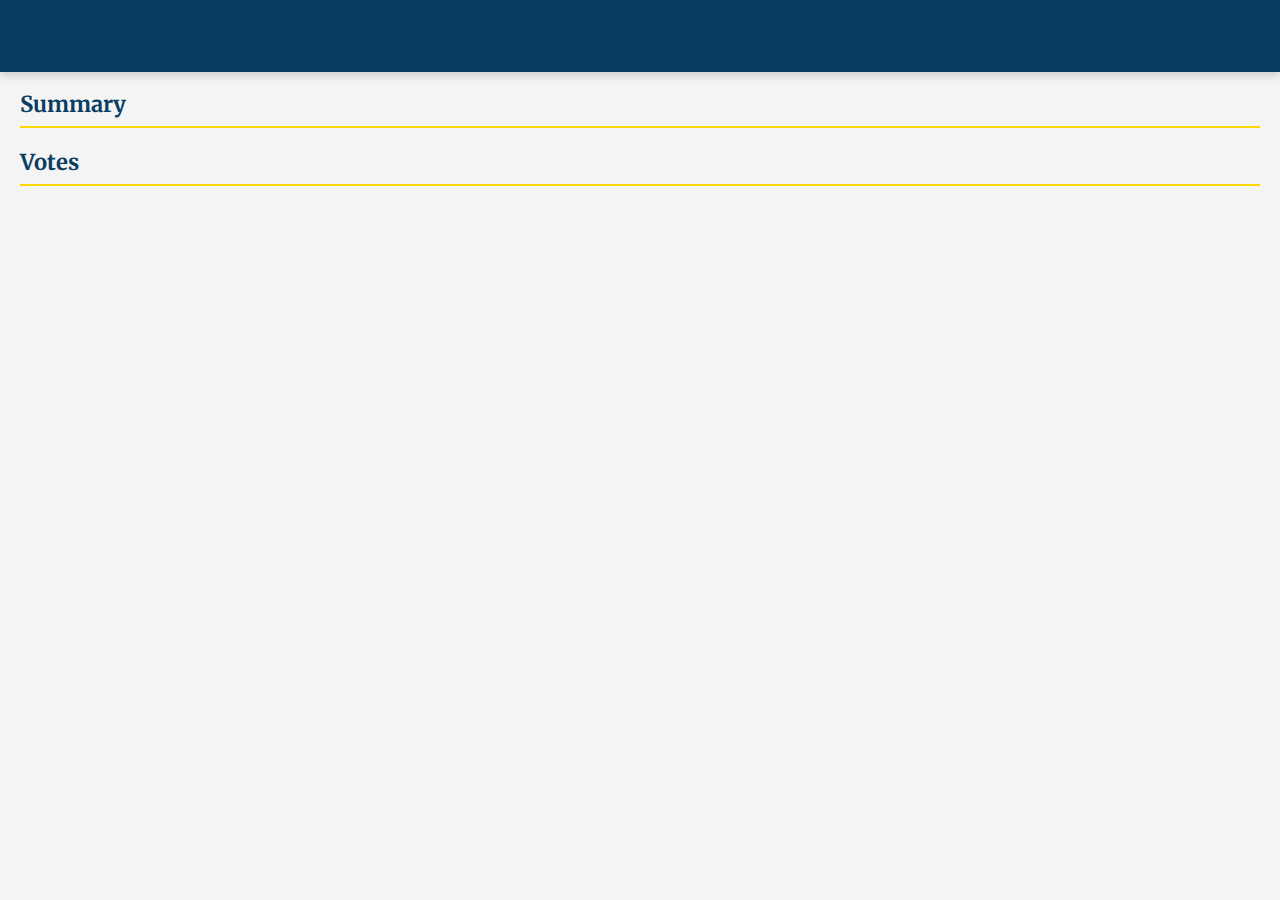
<file: bill.html>
<!DOCTYPE html>
<html lang="en">
<head>
    <meta charset="UTF-8">
    <meta name="viewport" content="width=device-width, initial-scale=1.0">
    <title>Bill Details</title>
    <link rel="stylesheet" href="css/styles.css">
</head>
<body>
    <header>
        <h1 id="bill-title"></h1>
        <p id="bill-sponsor"></p>
    </header>

    <main>
        <h2>Summary</h2>
        <p id="bill-summary"></p>
        <h2>Votes</h2>
        <ul id="bill-votes"></ul>
    </main>

    <script src="js/script.js"></script>
</body>
</html>
</file>
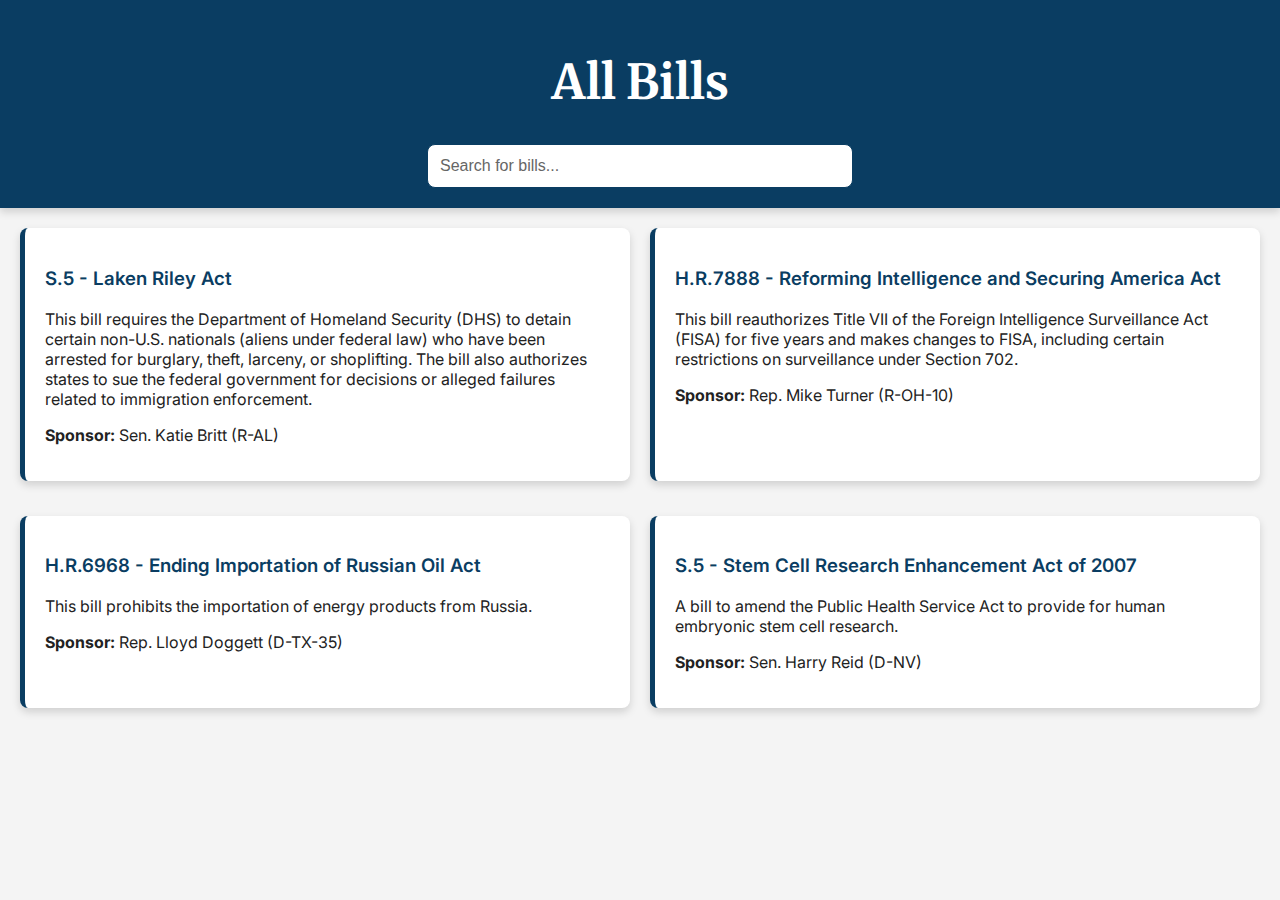
<file: bills.html>
<!DOCTYPE html>
<html lang="en">
<head>
    <meta charset="UTF-8">
    <meta name="viewport" content="width=device-width, initial-scale=1.0">
    <title>All Bills</title>
    <link rel="stylesheet" href="css/styles.css">
</head>
<body>
    <header>
        <h1>All Bills</h1>
        <input type="text" id="search-bills" placeholder="Search for bills...">
    </header>

    <main>
        <div id="bills-list"></div>
    </main>

    <script src="js/script.js"></script>
    <script>
        document.addEventListener("DOMContentLoaded", () => {
            fetch("data/bills.json")
                .then(response => response.json())
                .then(bills => {
                    const billsList = document.getElementById("bills-list");
                    billsList.innerHTML = bills.map(bill => `
                        <div class="card">
                            <h3><a href="bill.html?id=${bill.id}">${bill.title}</a></h3>
                            <p>${bill.summary}</p>
                            <p><strong>Sponsor:</strong> ${bill.sponsor}</p>
                        </div>
                    `).join("");
                });

            document.getElementById("search-bills").addEventListener("input", (e) => {
                const searchText = e.target.value.toLowerCase();
                const billCards = document.querySelectorAll("#bills-list .card");
                billCards.forEach(card => {
                    const title = card.innerText.toLowerCase();
                    card.style.display = title.includes(searchText) ? "block" : "none";
                });
            });
        });
    </script>
</body>
</html>
</file>
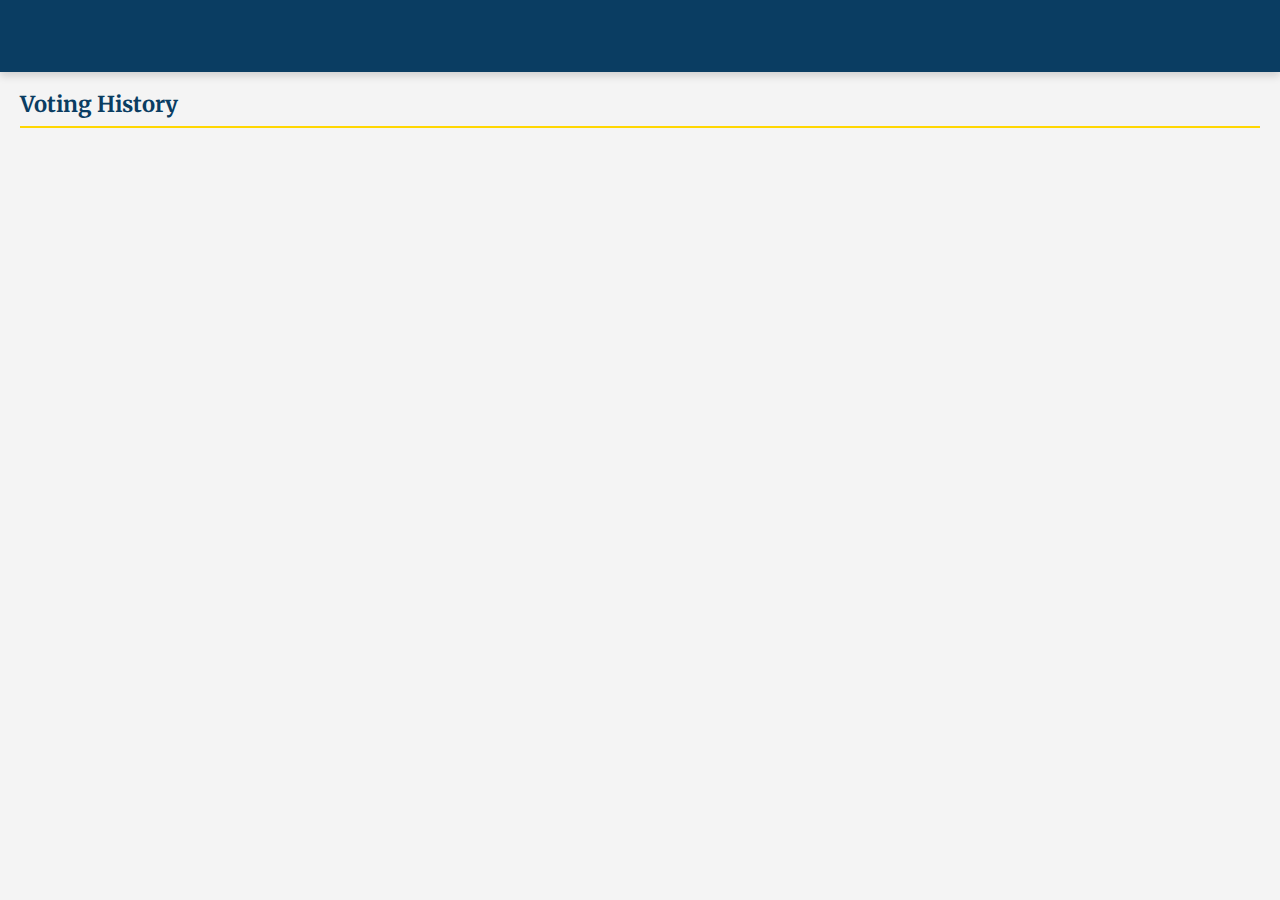
<file: member.html>
<!DOCTYPE html>
<html lang="en">
<head>
    <meta charset="UTF-8">
    <meta name="viewport" content="width=device-width, initial-scale=1.0">
    <title>Member Details</title>
    <link rel="stylesheet" href="css/styles.css">
</head>
<body>
    <header>
        <h1 id="member-name"></h1>
        <p id="member-info"></p>
        <p id="member-term"></p>
    </header>

    <main>
        <h2>Voting History</h2>
        <ul id="member-votes"></ul>
    </main>

    <script src="js/script.js"></script>
</body>
</html>
</file>
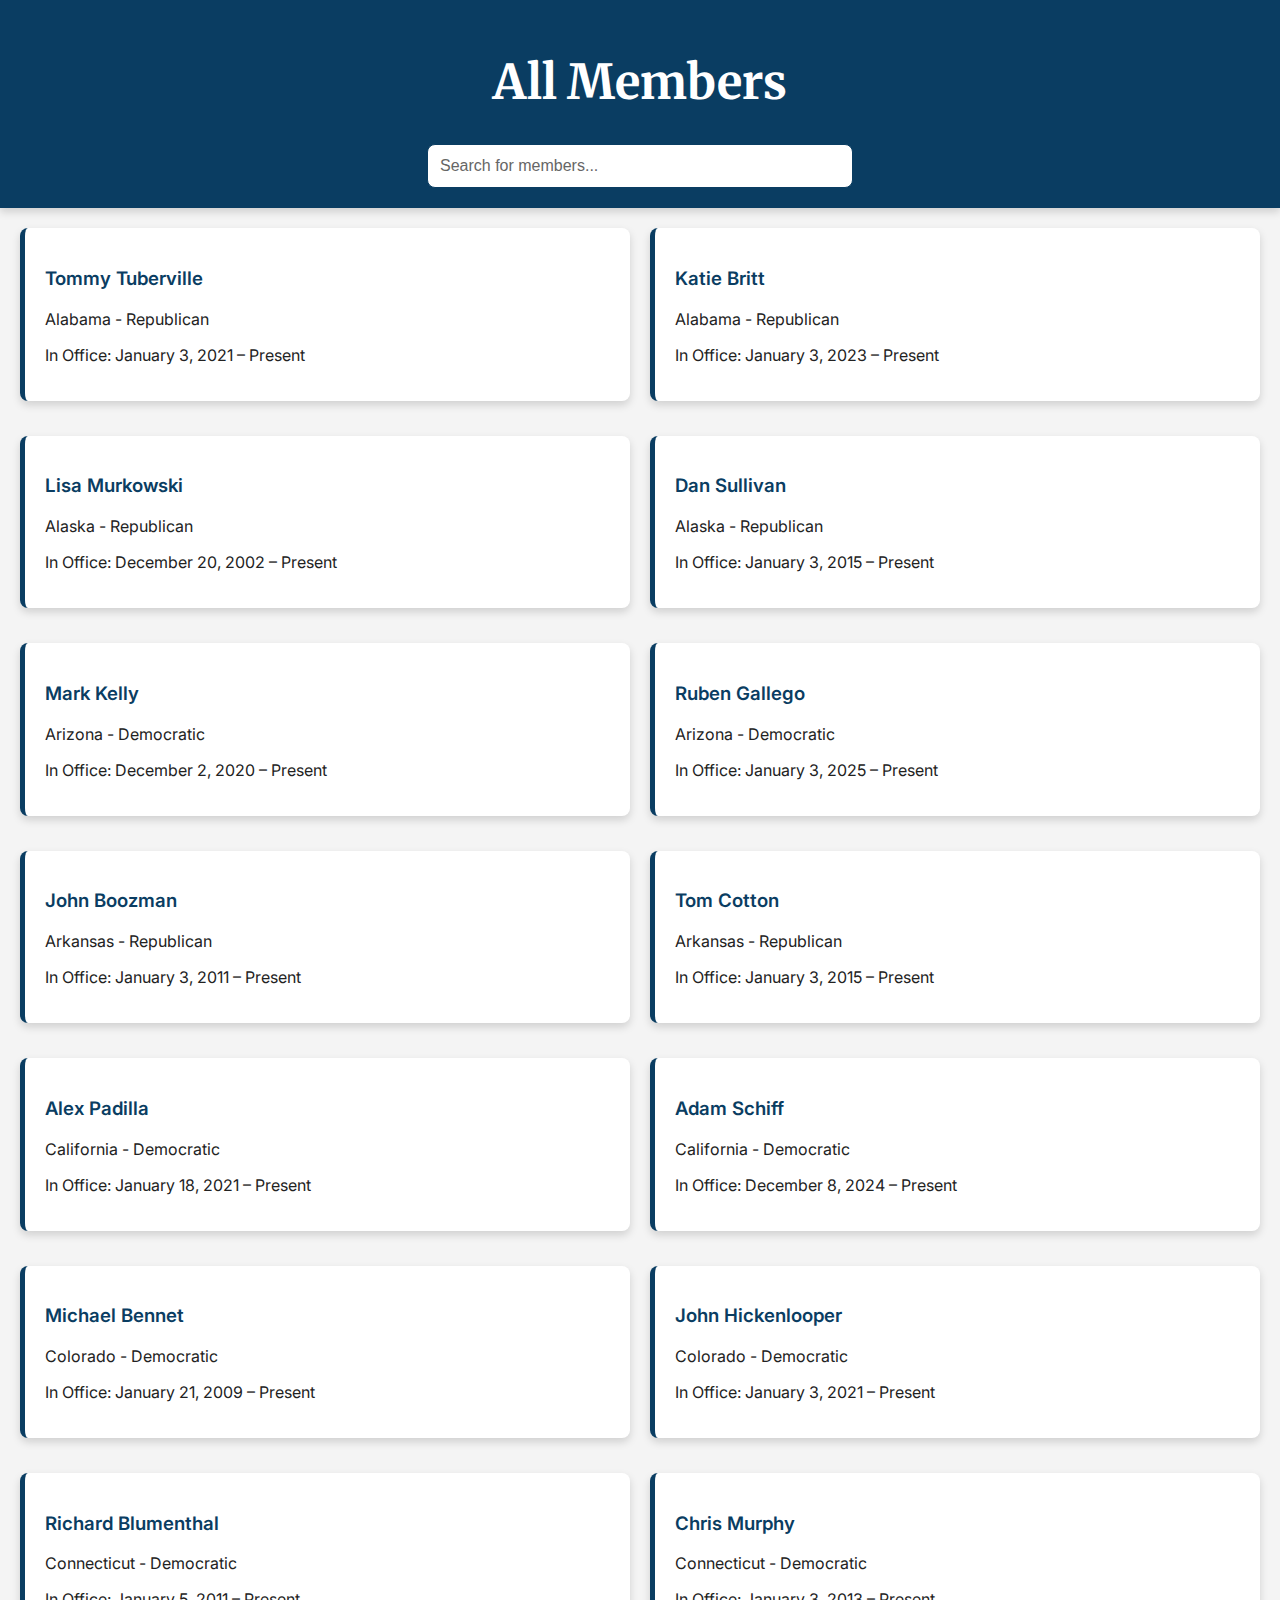
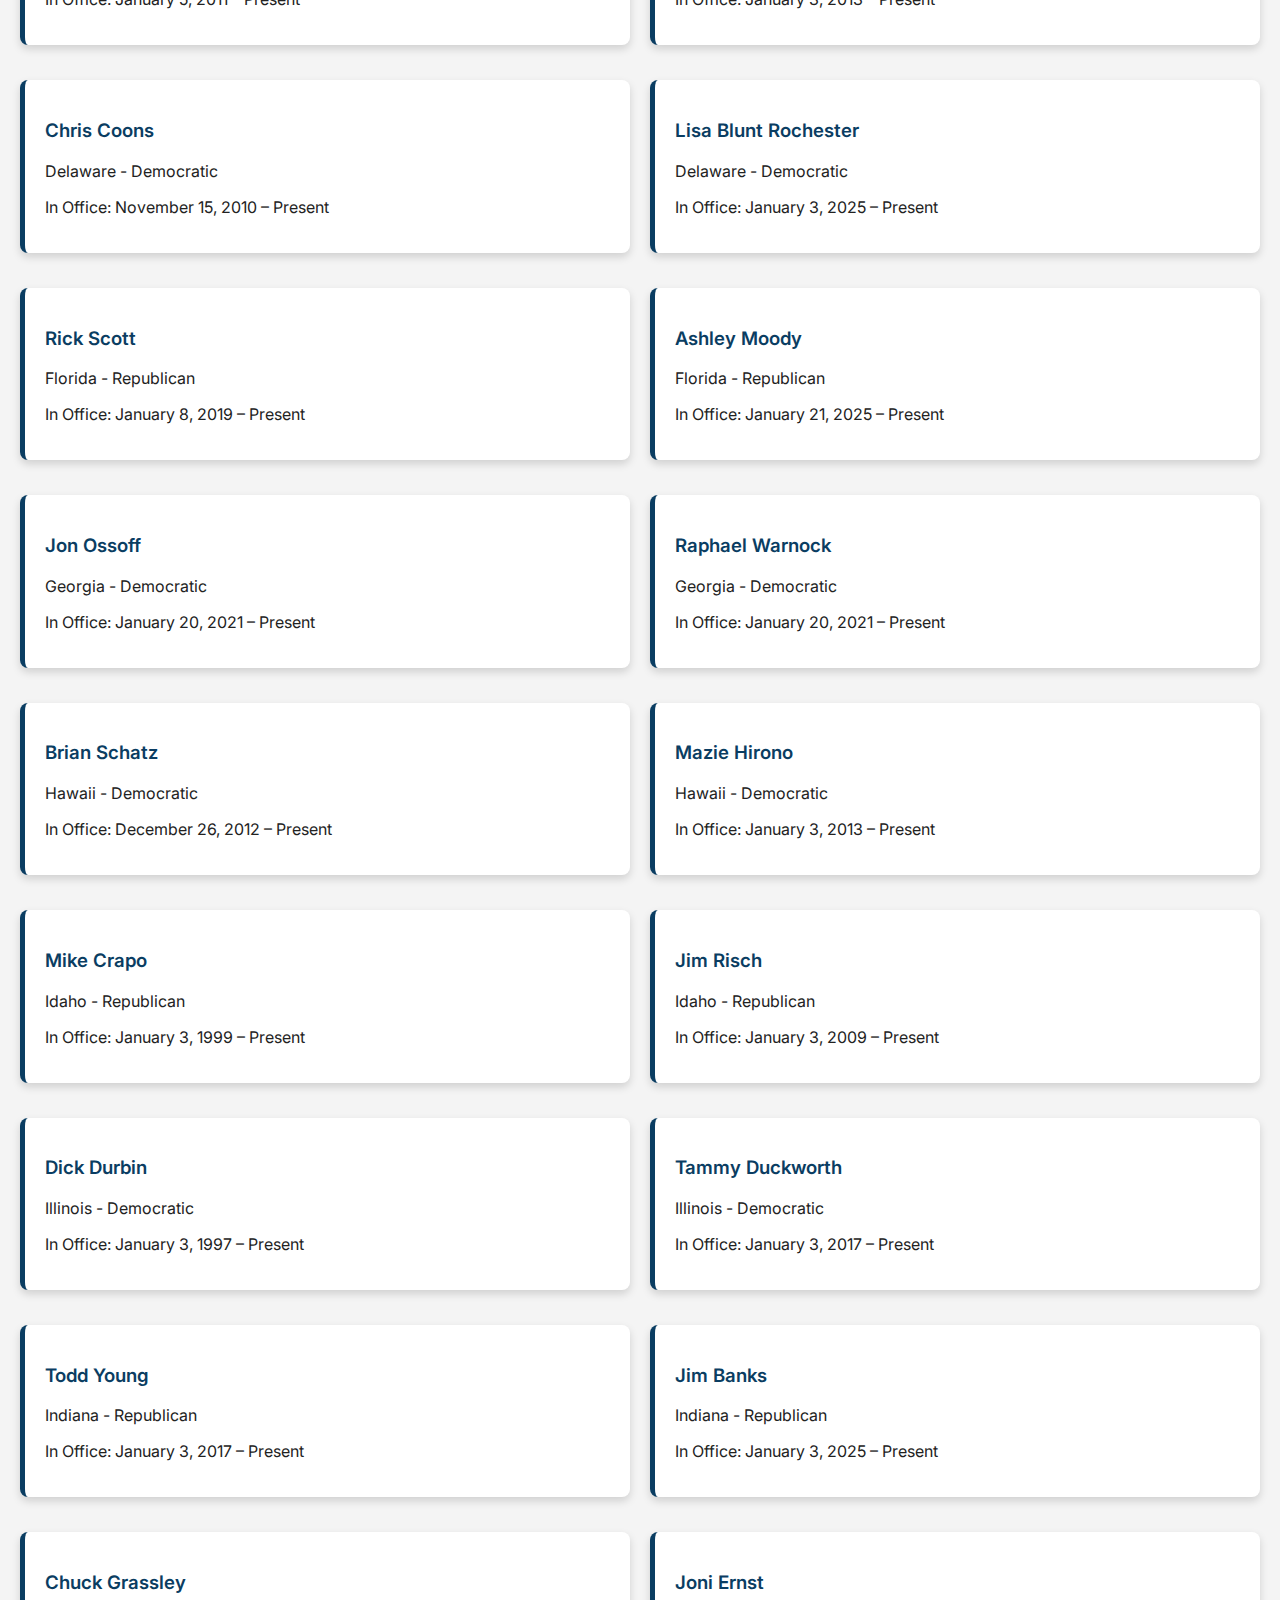
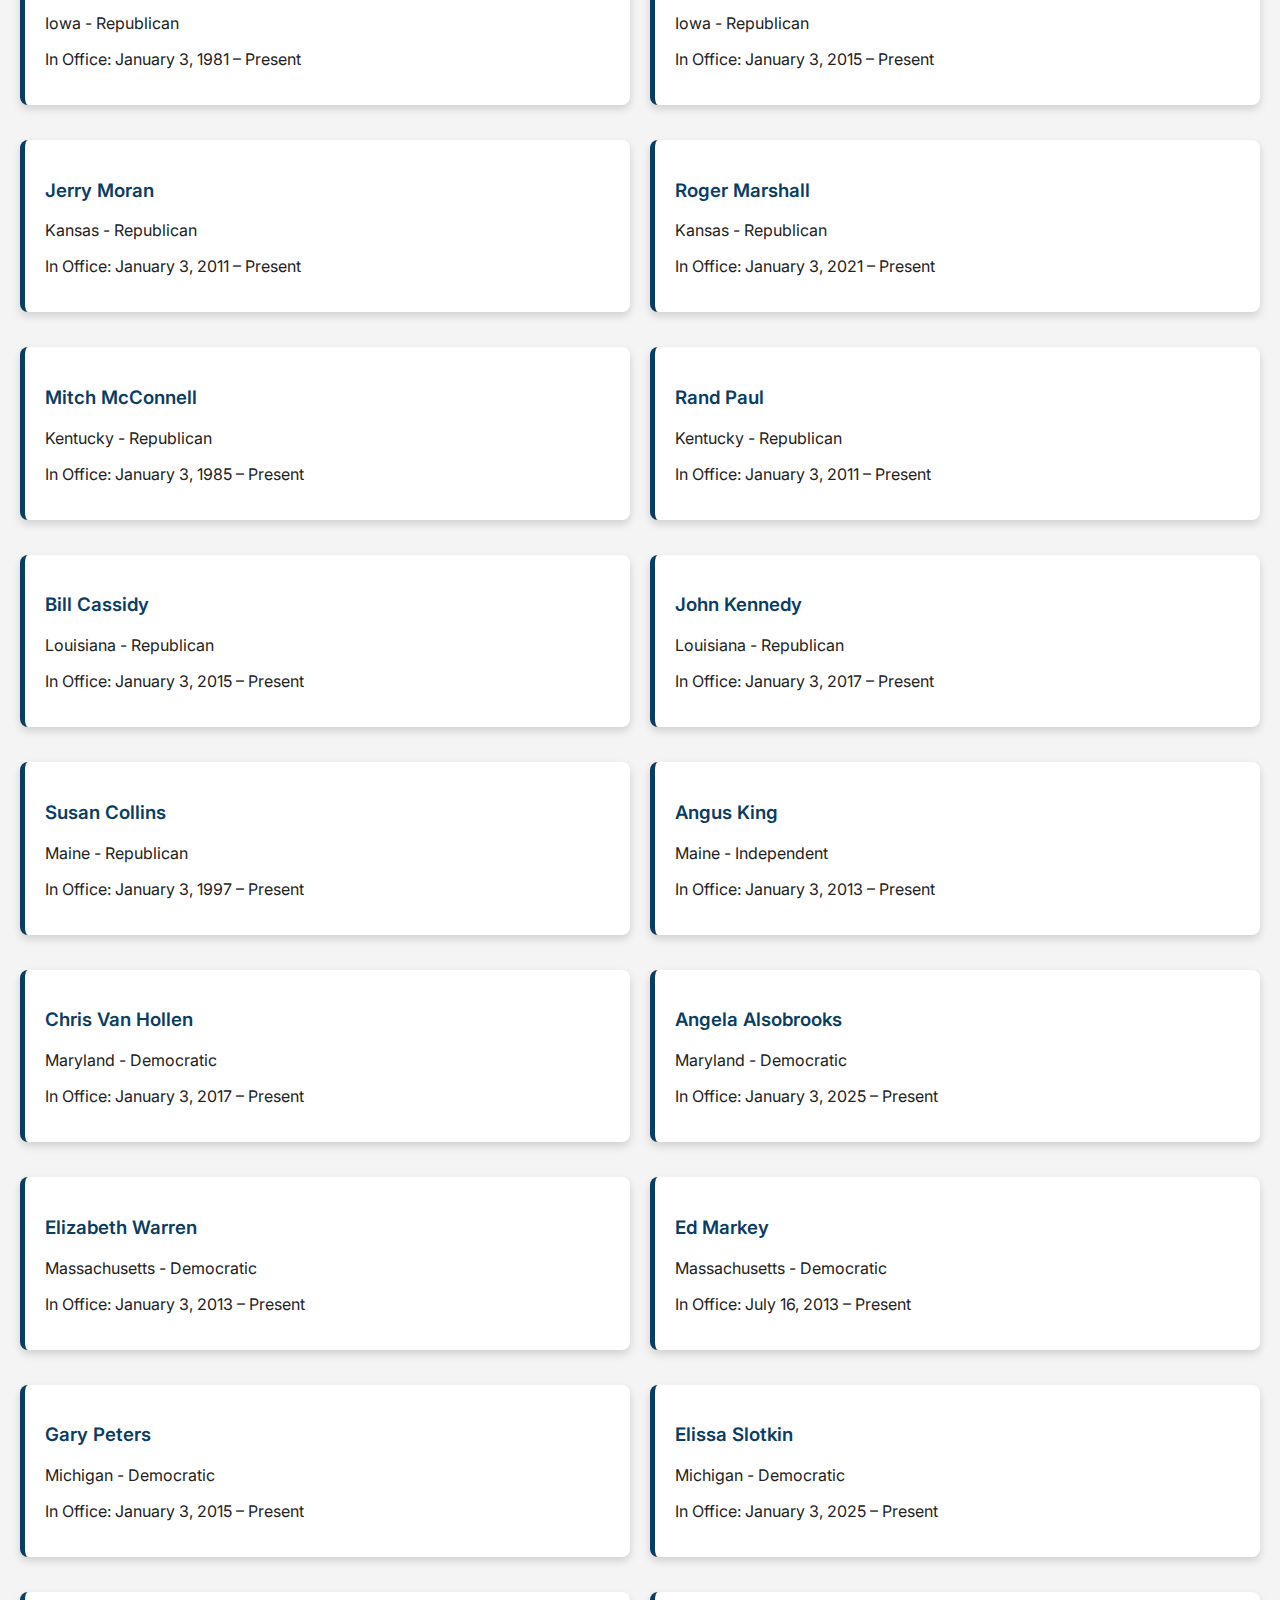
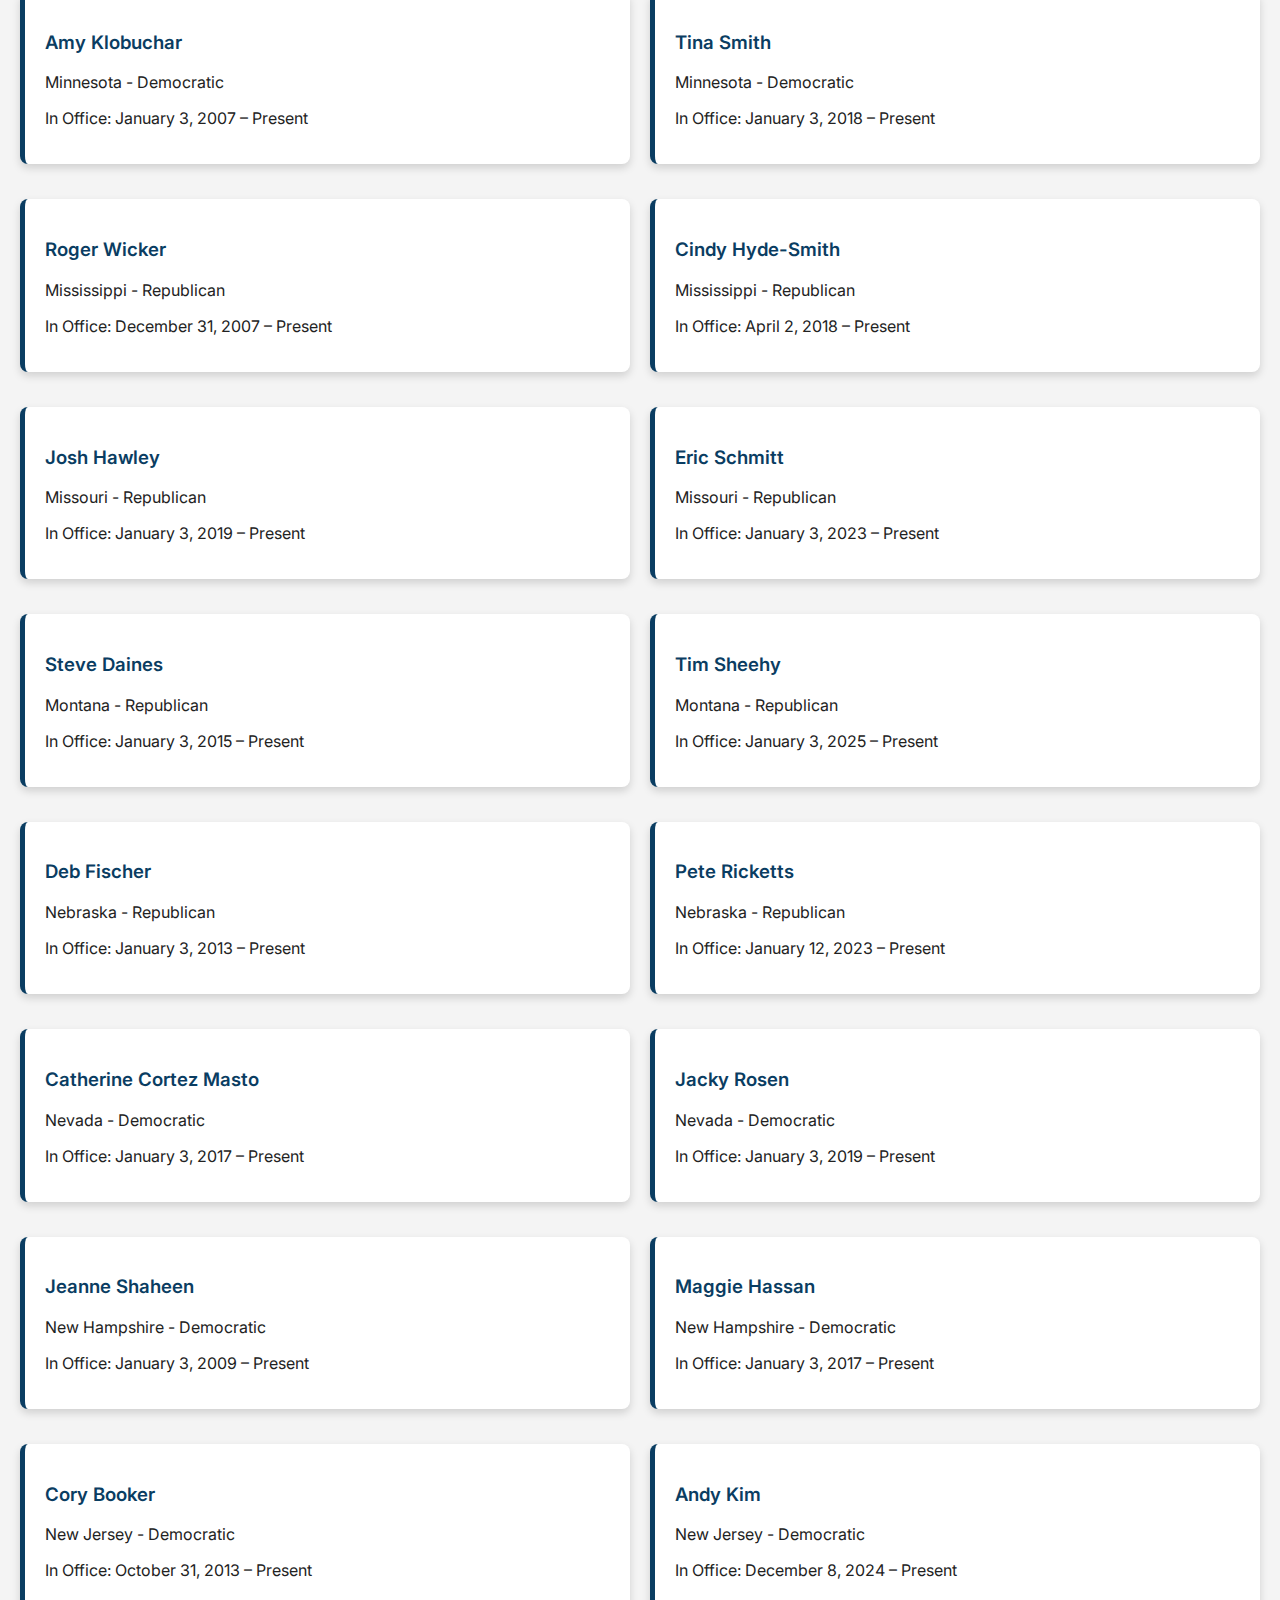
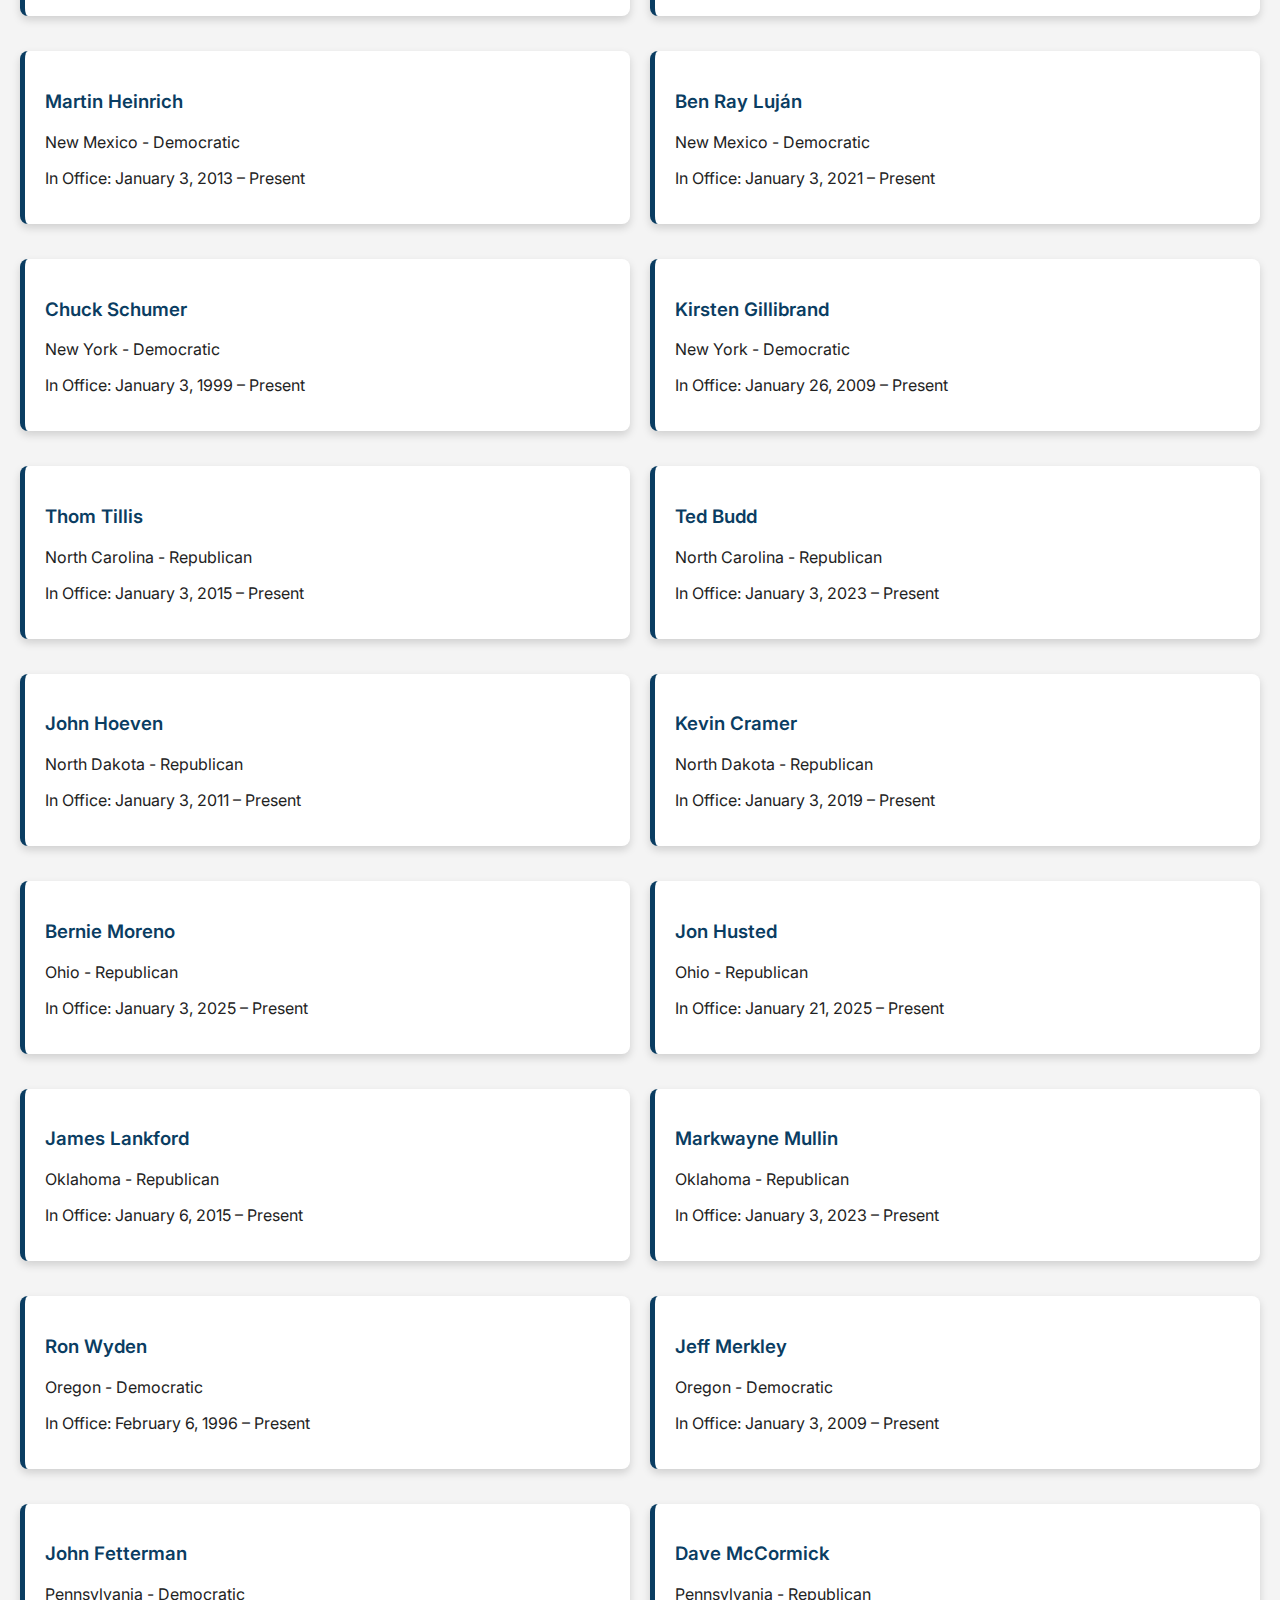
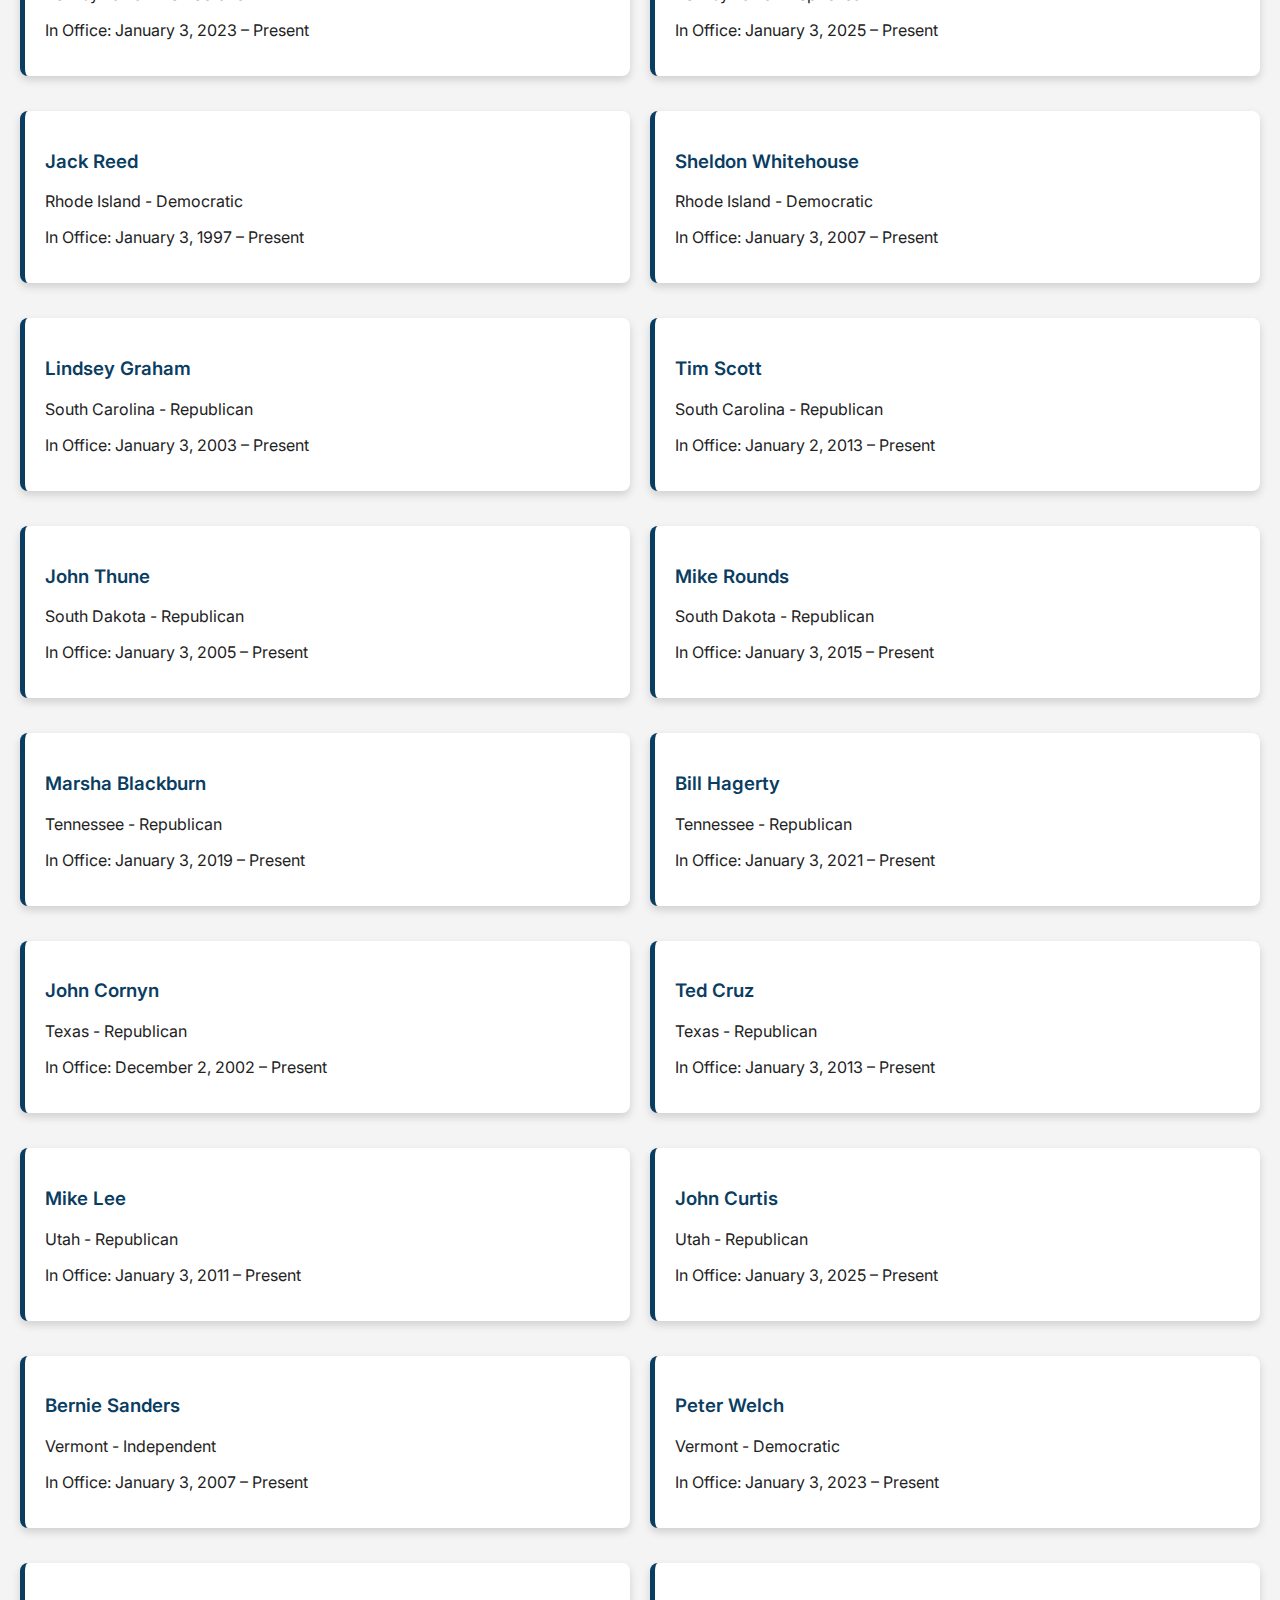
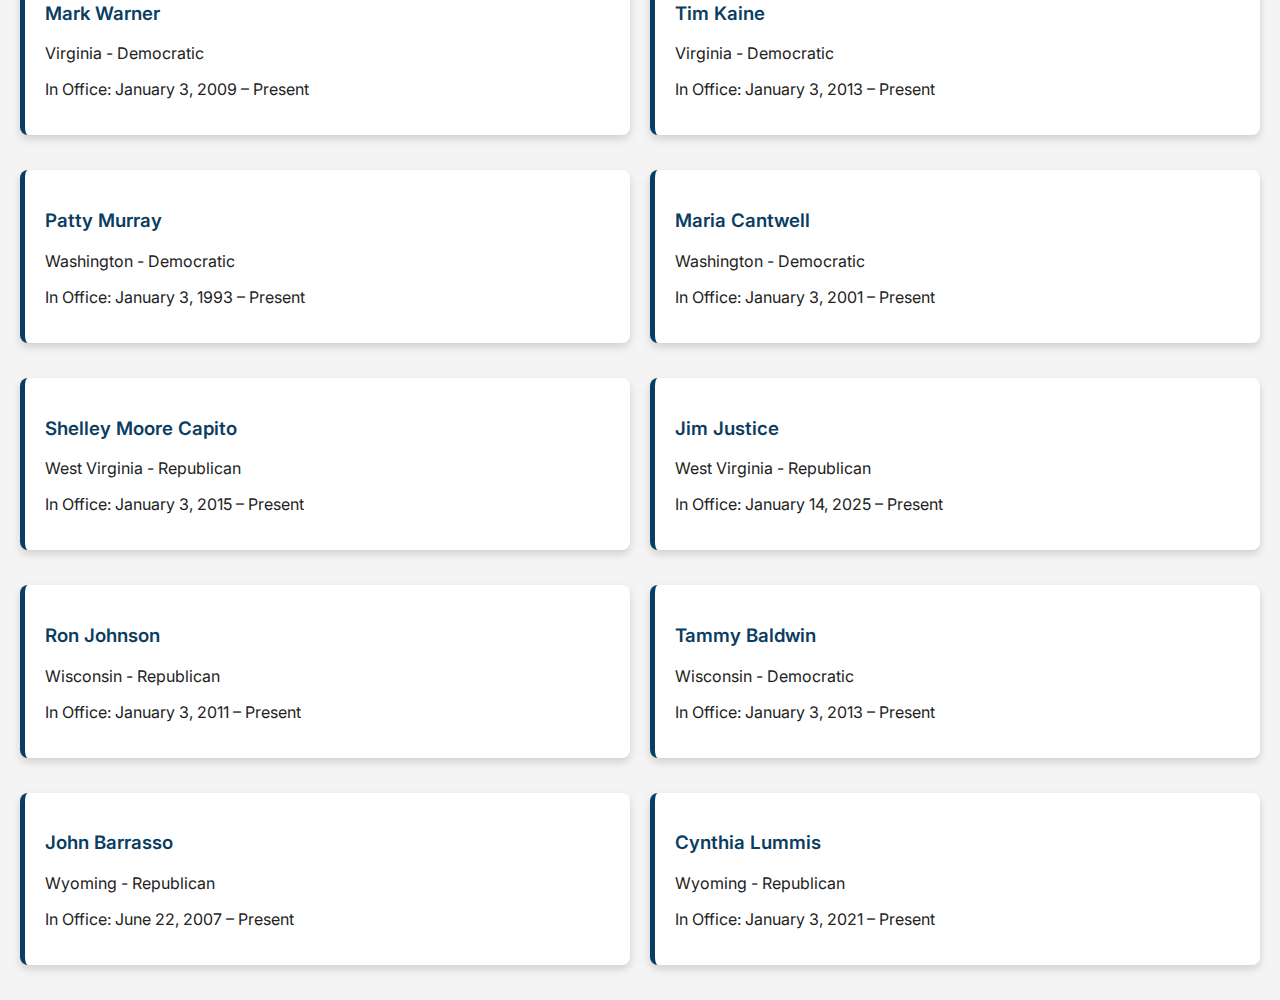
<file: members.html>
<!DOCTYPE html>
<html lang="en">
<head>
    <meta charset="UTF-8">
    <meta name="viewport" content="width=device-width, initial-scale=1.0">
    <title>All Members</title>
    <link rel="stylesheet" href="css/styles.css">
</head>
<body>
    <header>
        <h1>All Members</h1>
        <input type="text" id="search-members" placeholder="Search for members...">
    </header>

    <main>
        <div id="members-list"></div>
    </main>

    <script src="js/script.js"></script>
    <script>
        document.addEventListener("DOMContentLoaded", () => {
            fetch("data/members.json")
                .then(response => response.json())
                .then(members => {
                    const membersList = document.getElementById("members-list");
                    if (!membersList) return;

                    membersList.innerHTML = members.map(member => `
                        <div class="card">
                            <h3><a href="member.html?id=${member.id}">${member.name}</a></h3>
                            <p>${member.state} - ${member.party}</p>
                            <p>In Office: ${formatDate(member.assumed_office)} – ${formatDate(member.left_office)}</p>
                        </div>
                    `).join("");
                });

            document.getElementById("search-members").addEventListener("input", (e) => {
                const searchText = e.target.value.toLowerCase();
                document.querySelectorAll("#members-list .card").forEach(card => {
                    card.style.display = card.innerText.toLowerCase().includes(searchText) ? "block" : "none";
                });
            });
        });

        // Convert "YYYY-MM-DD" → "Month Day, Year"
        function formatDate(dateString) {
            if (!dateString || dateString === "null") return "Present";
            return new Date(dateString).toLocaleDateString("en-US", { year: "numeric", month: "long", day: "numeric" });
        }
    </script>
</body>
</html>
</file>
<file: css/styles.css>
/* Import Modern + Professional Fonts */
@import url('https://fonts.googleapis.com/css2?family=Merriweather:wght@400;700&family=Inter:wght@300;400;600&display=swap');

:root {
    /* Color Palette - Professional & Governmental */
    --primary-color: #0A3D62; /* Deep blue */
    --secondary-color: #FFD700; /* Gold accent */
    --background-color: #F4F4F4; /* Light grey background */
    --card-background: #FFFFFF; /* Clean white */
    --text-color: #222222;
    --border-radius: 8px;
    --shadow: 0 4px 8px rgba(0, 0, 0, 0.15);
}

body {
    font-family: 'Inter', sans-serif;
    background-color: var(--background-color);
    color: var(--text-color);
    margin: 0;
    padding: 0;
}

/* 🏛️ Header - Full Width */
header {
    background: var(--primary-color);
    color: white;
    text-align: center;
    padding: 20px 0;
    font-family: 'Merriweather', serif;
    font-size: 24px;
    font-weight: 700;
    box-shadow: var(--shadow);
    width: 100%; /* Ensures it spans full width */
    margin: 0;
}

main {
    margin: 0 20px; /* Applies margin only to the main content */
}

/* 📌 Content Wrapper - Adds Margins */
.container {
    width: 90%;
    max-width: 1100px;
    margin: 20px auto; /* Adds side margins */
    padding: 20px;
    background: var(--card-background);
    border-radius: var(--border-radius);
    box-shadow: var(--shadow);
}

/* 🏛️ Section Titles */
h2 {
    font-family: 'Merriweather', serif;
    font-size: 22px;
    color: var(--primary-color);
    border-bottom: 2px solid var(--secondary-color);
    padding-bottom: 8px;
    margin-bottom: 20px;
}

/* 🔍 Search Bar */
.search-container {
    display: flex;
    justify-content: center;
    margin-bottom: 20px;
}

input[type="text"] {
    width: 100%;
    max-width: 400px;
    padding: 12px;
    border-radius: var(--border-radius);
    border: 1px solid var(--primary-color);
    font-size: 16px;
    outline: none;
    transition: 0.3s ease-in-out;
    background: white;
    color: var(--text-color);
}

input[type="text"]::placeholder {
    color: #666;
}

/* 🔘 Buttons - Modern but Formal */
button {
    background: var(--primary-color);
    color: white;
    border: none;
    padding: 10px 16px;
    font-size: 16px;
    font-weight: 600;
    border-radius: var(--border-radius);
    cursor: pointer;
    transition: 0.3s ease-in-out;
}

button:hover {
    background: #072A4B;
}

/* 📜 Cards - Clean & Structured */
.card {
    background: var(--card-background);
    border-radius: var(--border-radius);
    padding: 20px;
    margin-bottom: 15px;
    box-shadow: var(--shadow);
    border-left: 5px solid var(--primary-color);
}

/* 🏛️ Lists - Proper Padding & Structure */
ul {
    list-style: none;
    padding: 0;
}

ul li {
    padding: 10px;
    border-bottom: 1px solid #ddd;
}

ul li:last-child {
    border-bottom: none;
}

/* 🏛️ Grid Layout for Congress Members & Bills */
#bills-list, #members-list {
    display: grid;
    grid-template-columns: repeat(auto-fit, minmax(480px, 1fr));
    gap: 20px;
    padding: 20px 0;
}

/* 🌐 Links - Subtle & Professional */
a {
    color: var(--primary-color);
    text-decoration: none;
    font-weight: 600;
    transition: color 0.3s ease-in-out;
}

a:hover {
    color: var(--secondary-color);
}

/* 📱 Mobile Responsiveness */
@media (max-width: 768px) {
    .container {
        width: 95%;
        padding: 15px;
    }
    
    input[type="text"] {
        max-width: 100%;
    }
}
</file>
